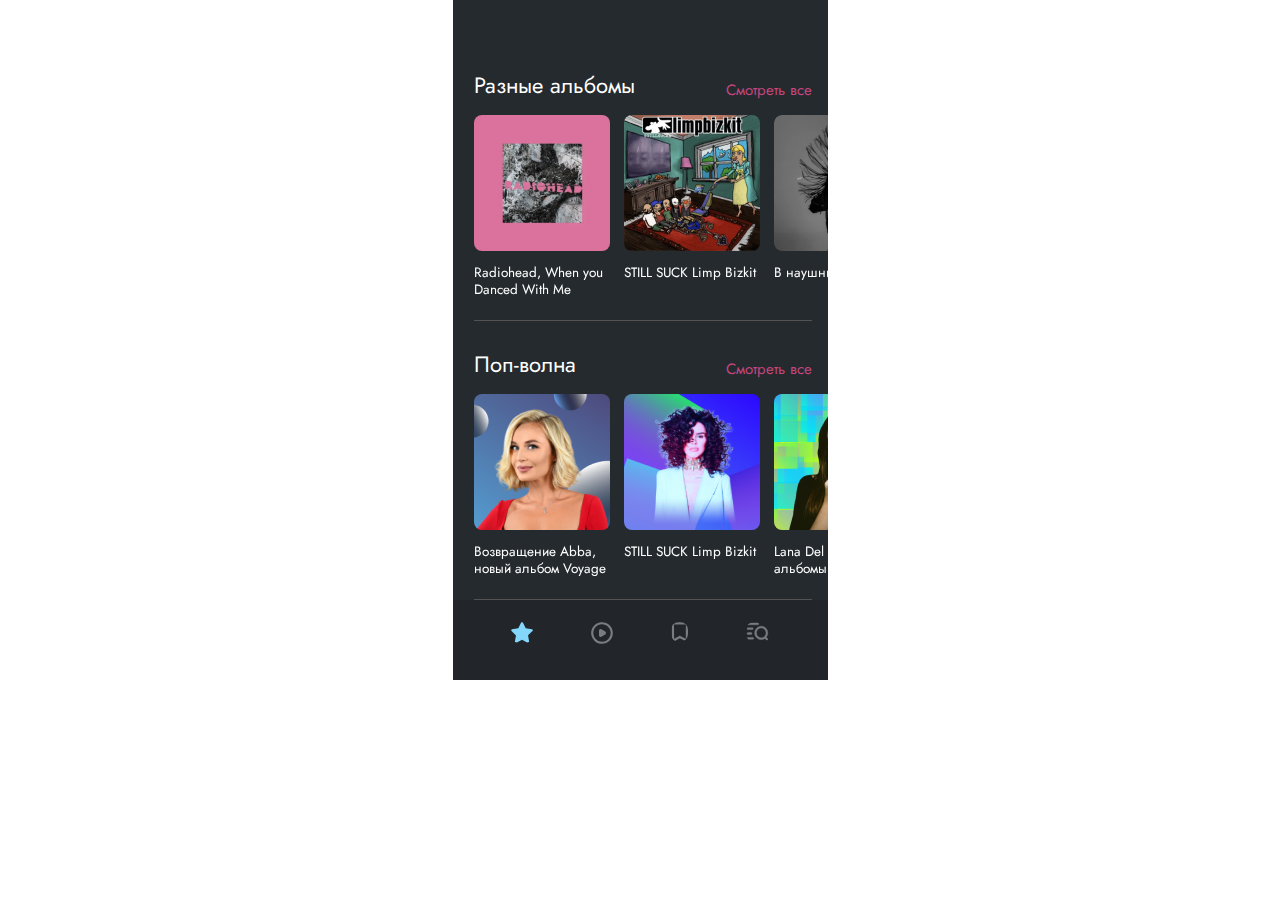
<file: index.html>
<!DOCTYPE html>
<html>
<head>
	<meta charset='utf-8'>
	<meta http-equiv='X-UA-Compatible' content='IE=edge'>
	<title>Player</title>
	<meta name='viewport' content='width=device-width, initial-scale=1'>
	<link rel='stylesheet' type='text/css' media='screen' href='css/main.css'>
	<link rel='stylesheet' type='text/css' media='screen' href='css/home.css'>
	<link rel='stylesheet' type='text/css' media='screen' href='css/nav.css'>
</head>
<body>
	<div class="main_main"> 
	<main>
		<div class="albums-list">
			<div class="albums-list_header">
				<h2>Разные альбомы</h2>
				<a href="album.html">Смотреть все</a>
			</div>
			<div class="slider">
				<a href="album.html" class="slider_items">
					<img src="playlist1/Image_ copy.png" alt="" class="img_cover">
					<p class="text_items">Radiohead, When you Danced With Me</p>
				</a>
				<a href="album.html" class="slider_items">
					<img src="playlist1/Image.png" alt="" class="img_cover">
            <p class="text_items">STILL SUCK Limp Bizkit</p>
				</a>
				<a href="album.html" class="slider_items">
					<img src="playlist1/Image 0.png" alt="" class="img_cover">
            <p class="text_items">В наушниках осень</p>
				</a>
				<a href="album.html" class="slider_items">
					<img src="playlist1/Image-1.png" alt="" class="img_cover">
            <p class="text_items">Плейлист любимые песни 2020 года</p>
				</a>
				<a href="album.html" class="slider_items">
					<img src="playlist1/Image-2.png" alt="" class="img_cover">
					<p class="text_items">Плейлист любимые песни 2021 года</p>
				</a>
			</div>
			
		</div>

		<div class="albums-list">
			<div class="albums-list_header">
				<h2>Поп-волна</h2>
				<a href="album.html">Смотреть все</a>
			</div>
			<div class="slider">
				<a href="album.html" class="slider_items">
					<img src="playlist2/first.png" alt="" class="img_cover">
            	<p class="text_items">Возвращение Abba, новый альбом Voyage</p>
        		</a>
				<a href="album.html" class="slider_items">
					<img src="playlist2/second.png" alt="" class="img_cover">
            <p class="text_items">STILL SUCK Limp Bizkit</p>
				</a>
				<a href="album.html" class="slider_items">
					<img src="playlist2/three.png" alt="" class="img_cover">
            <p class="text_items">Lana Del Rey, новые альбомы</p>
				</a>
				<a href="album.html" class="slider_items">
					<img src="playlist2/four.png" alt="" class="img_cover">
            <p class="text_items">Billie Eilish</p>
				</a>
				<a href="album.html" class="slider_items">
					<img src="playlist2/five.png" alt="" class="img_cover">
            <p class="text_items">В наушниках осень</p>
				</a>
			</div>
		</div>

		<div class="albums-list">
			<div class="albums-list_header">
				<h2>Рок хиты 90-х</h2>
				<a href="album.html">Смотреть все</a>
			</div>
			<div class="slider">
				<a href="album.html" class="slider_items">
					<img src="playlist3/first.png" alt="" class="img_cover">
            <p class="text_items">Linkin Park, лучшие альбомы</p>
				</a>
				<a href="album.html" class="slider_items">
					<img src="playlist3/second.png" alt="" class="img_cover">
            <p class="text_items">Alive, Black, Jeremy. Хиты от Pearl Jam</p>
				</a>
				<a href="album.html" class="slider_items">
					<img src="playlist3/three.png" alt="" class="img_cover">
            <p class="text_items">Mama, I’m comnig home</p>
				</a>
				<a href="album.html" class="slider_items">
					<img src="playlist3/four.png" alt="" class="img_cover">
            <p class="text_items">Старые альбомы Rammstein</p>
				</a>
				<a href="album.html" class="slider_items">
					<img src="playlist3/five.png" alt="" class="img_cover">
            <p class="text_items">Юра Хой жив! 
                Он просто вышел покурить</p>
				</a>
			</div>
		</div>

    
		<div class="banner">
			<h2>Самый популярный</h2>
			<p>Oxxxymiron, Монеточка, Alt-j, Даня Милохин и другие...</p>
		</div>

		<div class="albums-list">
			<div class="albums-list_header">
				<h2>Разные альбомы</h2>
				<a href="album.html">Смотреть все</a>
			</div>
			<div class="slider">
				<a href="album.html" class="slider_items">
					<img src="playlist1/Image_ copy.png" alt="" class="img_cover">
					<p class="text_items">Radiohead, When you Danced With Me</p>
				</a>
				<a href="album.html" class="slider_items">
					<img src="playlist1/Image.png" alt="" class="img_cover">
					<p class="text_items">STILL SUCK Limp Bizkit</p>
				</a>
				<a href="album.html" class="slider_items">
					<img src="playlist1/Image 0.png" alt="" class="img_cover">
					<p class="text_items">В наушниках осень</p>
				</a>
				<a href="album.html" class="slider_items">
					<img src="playlist1/Image-1.png" alt="" class="img_cover">
					<p class="text_items">Плейлист любимые песни 2020 года</p>
				</a>
				<a href="album.html" class="slider_items">
					<img src="playlist1/Image-2.png" alt="" class="img_cover">
					<p class="text_items">Плейлист любимые песни 2021 года</p>
				</a>
			</div>
		</div>

	</main>
</div>
	<nav>
		<a href=" index.html">
			<img src="icon/ActiveStar.svg" alt="" class="img_cover">
		</a>
		<a href="album.html">
			<img src="icon/player.svg" alt="" class="img_cover">
		</a>
		<a href="#">
			<img src="icon/bookmark.svg" alt="" class="img_cover">
		</a>
		<a href="#">
			<img src="icon/search.svg" alt="" class="img_cover">
		</a>
	</nav>

    <script src="https://code.jquery.com/jquery-3.6.0.min.js"></script>
    <script src="slick-1.8.1/slick/slick.js"></script>
    <script src="slick-1.8.1/slick/slick.min.js"></script>
	<script src='js/add_slider.js'></script>
</body>
</html>
</file>
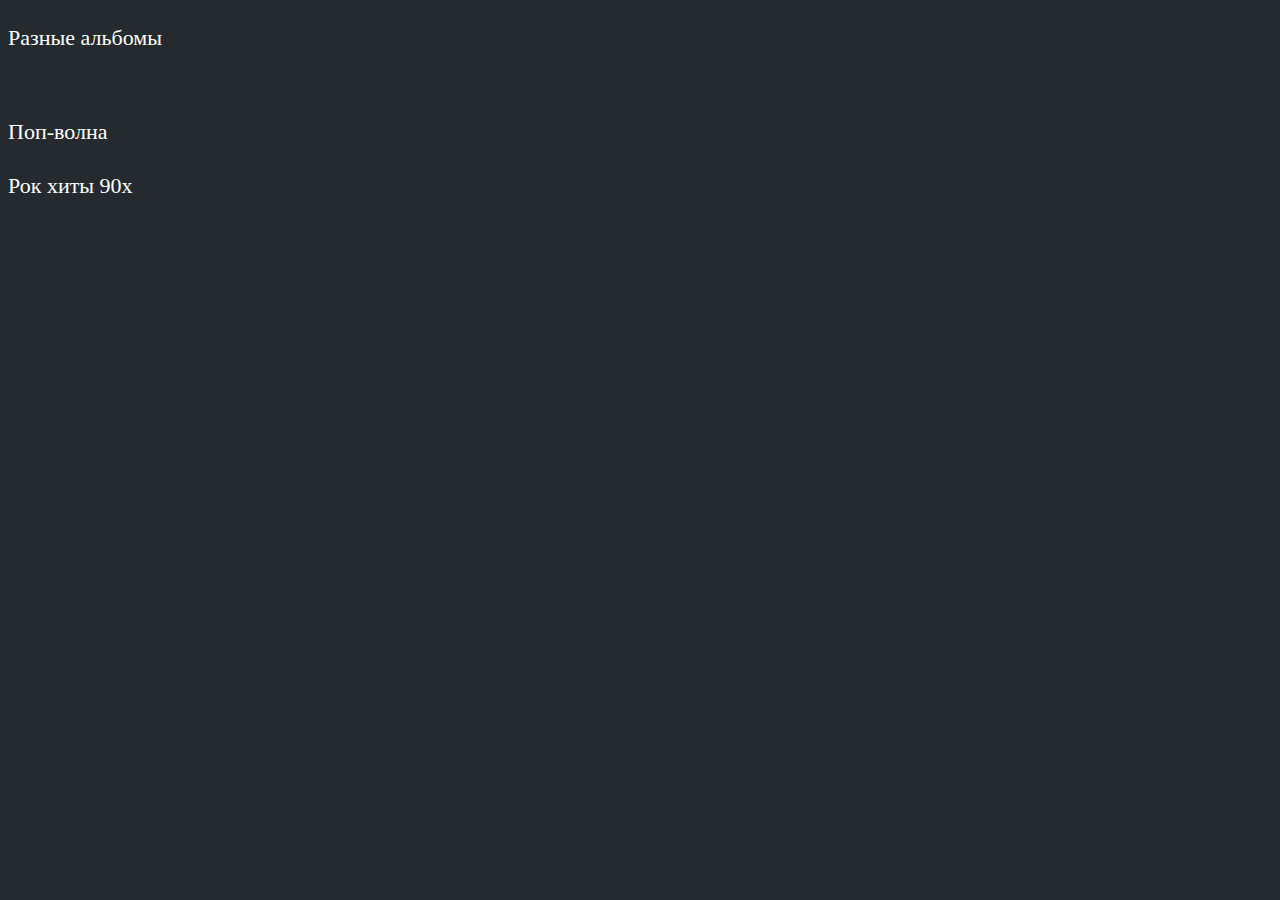
<file: зкфлешлгь/index.html>
<!DOCTYPE html>
<html lang="en">
<head>
    <meta charset="UTF-8">
    <meta http-equiv="X-UA-Compatible" content="IE=edge">
    <meta name="viewport" content="width=device-width, initial-scale=1.0">
    <title>Document</title>
</head>
<body style="position: relative;
width: 375px;
height: 816px;

background: #252A2E;">

    <h3 style="font-family: Jost;
    font-style: normal;
    font-weight: 500;
    font-size: 22px;
    line-height: 32px;
    color: #FFFFFF;">Разные альбомы</h3>
     <h3 style="font-family: Jost;
    font-style: normal;
    font-weight: 500;
    font-size: 22px;
    line-height: 32px;
    color: #FFFFFF;">Поп-волна</h3>
    <h3 style="font-family: Jost;
    font-style: normal;
    font-weight: 500;
    font-size: 22px;
    line-height: 32px;
    color: #FFFFFF;">Рок хиты 90х</h3>
    
</body>
</html>
</file>
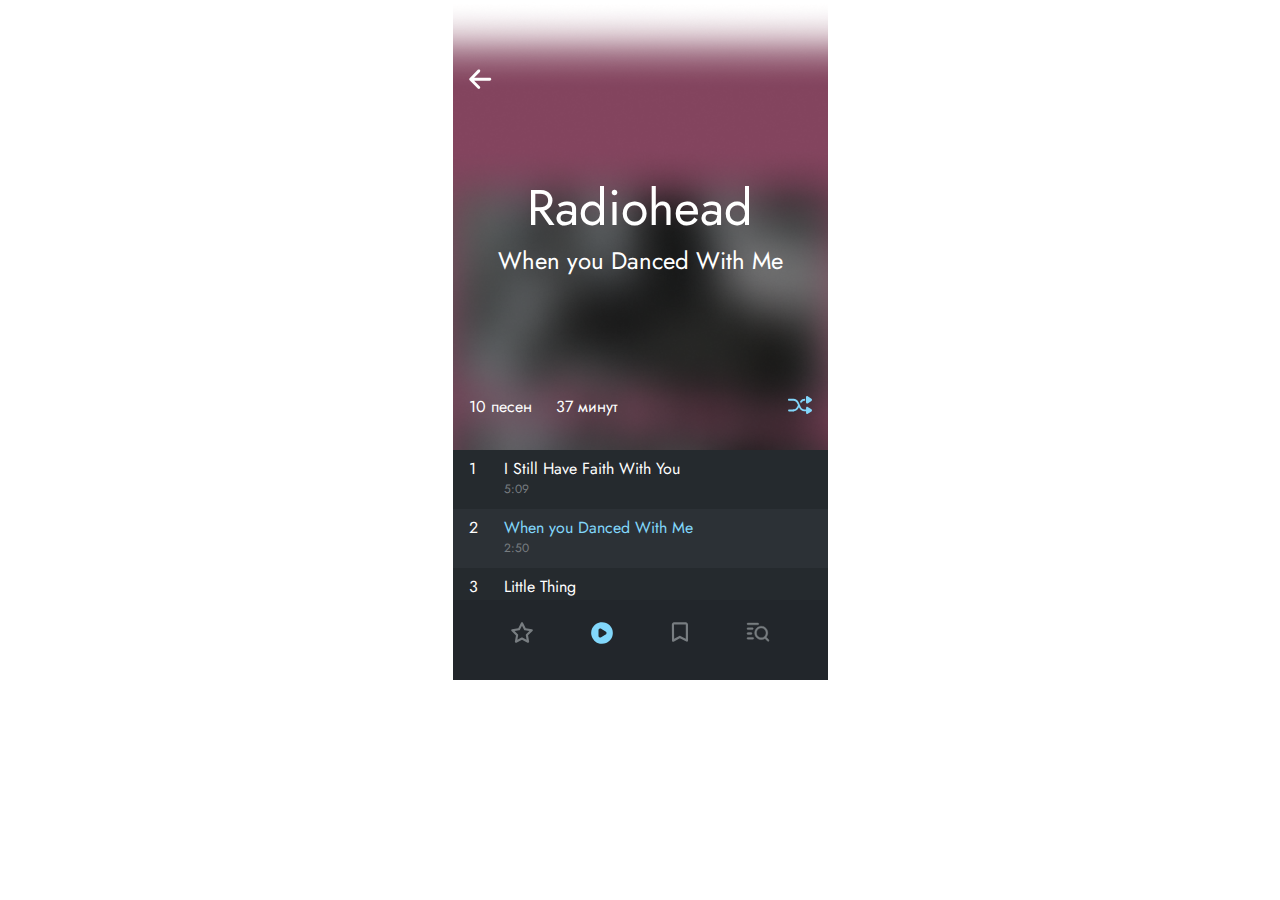
<file: album.html>
<!DOCTYPE html>
<html>
<head>
	<meta charset='utf-8'>
	<meta http-equiv='X-UA-Compatible' content='IE=edge'>
	<title>Player</title>
	<meta name='viewport' content='width=device-width, initial-scale=1'>
	<link rel='stylesheet' type='text/css' media='screen' href='css/main.css'>
	<link rel='stylesheet' type='text/css' media='screen' href='css/album.css'>
	<link rel='stylesheet' type='text/css' media='screen' href='css/player.css'>
	<link rel='stylesheet' type='text/css' media='screen' href='css/nav.css'>
</head>
<body>
	<div class="main_main">
	<main>
		<div class="album-header">
			<div class="album-header-back-wrapper">
				<a href=" index.html">
					<img src="icon/arrow.svg" alt="Back">
				</a>
			</div>
			<div class="album-header-title-wrapper">
				<h1>Radiohead</h1>
				<h2>When you Danced With Me</h2>
			</div>
			<div class="album-header-control-wrapper">
				<div class="album-header-control_info">
					<p>10 песен</p>
					<p>37 минут</p>
				</div>
				<button id="mixer">
					<img src="icon/mixer.svg" alt="Mix">
				</button>
			</div>
		</div>
		<div class="playlist">

			<div class="playlist-track odd">
				<button class="playlist-track_info-wrapper">
					<p class="playlist-track_num">1</p>
					<div class="playlist-track_info">
						<p>I Still Have Faith With You</p>
						<p class="playlist-track_timing">5:09</p>
					</div>
				</button>
				<button class="playlist-player_menu-btn-wrapper">
					<img class="playlist-player_menu-btn" src="icon/btn.svg" alt="">
				</button>
			</div>

			<div class="playlist-track even">
				<button class="playlist-track_info-wrapper" id="trackCurrent">
					<p class="playlist-track_num">2</p>
					<div class="playlist-track_info">
						<p class="playlist-track_current">When you Danced With Me</p>
						<p class="playlist-track_timing">2:50</p>
					</div>
				</button>
				<button class="playlist-player_menu-btn-wrapper">
					<img class="playlist-player_menu-btn" src="icon/btn.svg" alt="">
				</button>
			</div>

			<div class="playlist-track odd">
				<button class="playlist-track_info-wrapper">
					<p class="playlist-track_num">3</p>
					<div class="playlist-track_info">
						<p>Little Thing</p>
						<p class="playlist-track_timing">3:08</p>
					</div>
				</button>
				<button class="playlist-player_menu-btn-wrapper">
					<img class="playlist-player_menu-btn" src="icon/btn.svg" alt="">
				</button>
			</div>

			<div class="playlist-track even">
				<button class="playlist-track_info-wrapper">
					<p class="playlist-track_num">4</p>
					<div class="playlist-track_info">
						<p>Don’t Shut Me Down</p>
						<p class="playlist-track_timing">3:56</p>
					</div>
				</button>
				<button class="playlist-player_menu-btn-wrapper">
					<img class="playlist-player_menu-btn" src="icon/btn.svg" alt="">
				</button>
			</div>

			<div class="playlist-track odd">
				<button class="playlist-track_info-wrapper">
					<p class="playlist-track_num">5</p>
					<div class="playlist-track_info">
						<p>Just A Notion</p>
						<p class="playlist-track_timing">3:31</p>
					</div>
				</button>
				<button class="playlist-player_menu-btn-wrapper">
					<img class="playlist-player_menu-btn" src="icon/btn.svg" alt="">
				</button>
			</div>

			<div class="playlist-track even">
				<button class="playlist-track_info-wrapper">
					<p class="playlist-track_num">6</p>
					<div class="playlist-track_info">
						<p>I Can Be That a Woman</p>
						<p class="playlist-track_timing">2:50</p>
					</div>
				</button>
				<button class="playlist-player_menu-btn-wrapper">
					<img class="playlist-player_menu-btn" src="icon/btn.svg" alt="">
				</button>
			</div>

			<div class="playlist-track odd">
				<button class="playlist-track_info-wrapper">
					<p class="playlist-track_num">7</p>
					<div class="playlist-track_info">
						<p>I Still Have Faith With You</p>
						<p class="playlist-track_timing">5:09</p>
					</div>
				</button>
				<button class="playlist-player_menu-btn-wrapper">
					<img class="playlist-player_menu-btn" src="icon/btn.svg" alt="">
				</button>
			</div>

			<div class="playlist-track even">
				<button class="playlist-track_info-wrapper">
					<p class="playlist-track_num">8</p>
					<div class="playlist-track_info">
						<p>I Still Have Faith With You</p>
						<p class="playlist-track_timing">5:09</p>
					</div>
				</button>
				<button class="playlist-player_menu-btn-wrapper">
					<img class="playlist-player_menu-btn" src="icon/btn.svg" alt="">
				</button>
			</div>

			<div class="playlist-track odd">
				<button class="playlist-track_info-wrapper">
					<p class="playlist-track_num">9</p>
					<div class="playlist-track_info">
						<p>I Still Have Faith With You</p>
						<p class="playlist-track_timing">5:09</p>
					</div>
				</button>
				<button class="playlist-player_menu-btn-wrapper">
					<img class="playlist-player_menu-btn" src="icon/btn.svg" alt="">
				</button>
			</div>

			<div class="playlist-track even">
				<button class="playlist-track_info-wrapper">
					<p class="playlist-track_num">10</p>
					<div class="playlist-track_info">
						<p>I Still Have Faith With You</p>
						<p class="playlist-track_timing">5:09</p>
					</div>
				</button>
				<button class="playlist-player_menu-btn-wrapper">
					<img class="playlist-player_menu-btn" src="icon/btn.svg" alt="">
				</button>
			</div>

		</div>
	</main>
</div>
	<nav>
		<a href=" index.html">
			<img src="icon/NoActiveStar.svg" alt="">
		</a>
		<a href="album.html">
			<img src="icon/playerActive.svg" alt="">
		</a>
		<a href="#">
			<img src="icon/bookmark.svg" alt="">
		</a>
		<a href="#">
			<img src="icon/search.svg" alt="">
		</a>
	</nav>

	<div class="player player-hidden">

		<button class="player-visibility-btn" id="visBtn">
			<div class="player-visibility-btn_line"></div>
		</button>

		<div class="player-menu-btn_wrapper">
			<button class="player-menu-btn">
				<img src="icon/btn.svg" alt="">
			</button>
		</div>

		<img src="img/album-cover.png" alt="" class="player-cover">

		<div class="player-info">
			<div class="player-title">
				<h3>Radiohead</h3>
				<p>When you Danced With Me</p>
			</div>
			<button>
				<img src="icon/heart.svg" alt="">
			</button>
		</div>

		<div class="player-time_wrapper">
			<div class="player-timeline">
				<div class="player-timeline_point"></div>
			</div>
			<div class="player-timer">
				<p>00:04</p>
				<p>-02:31</p>
			</div>
		</div>

		<div class="player-controls">
			<button>
				<img src="icon/repeat.svg" alt="">
			</button>
			<button>
				<img src="icon/Forward.svg" alt="">
			</button>
			<button>
				<img src="icon/play.svg" alt="">
			</button>
			<button>
				<img src="icon/Backward.svg" alt="">
			</button>
			<button>
				<img src="icon/mixer.svg" alt="">
			</button>
		</div>

	</div>

	<script src="js/player.js"></script>

</body>
</html>
</file>
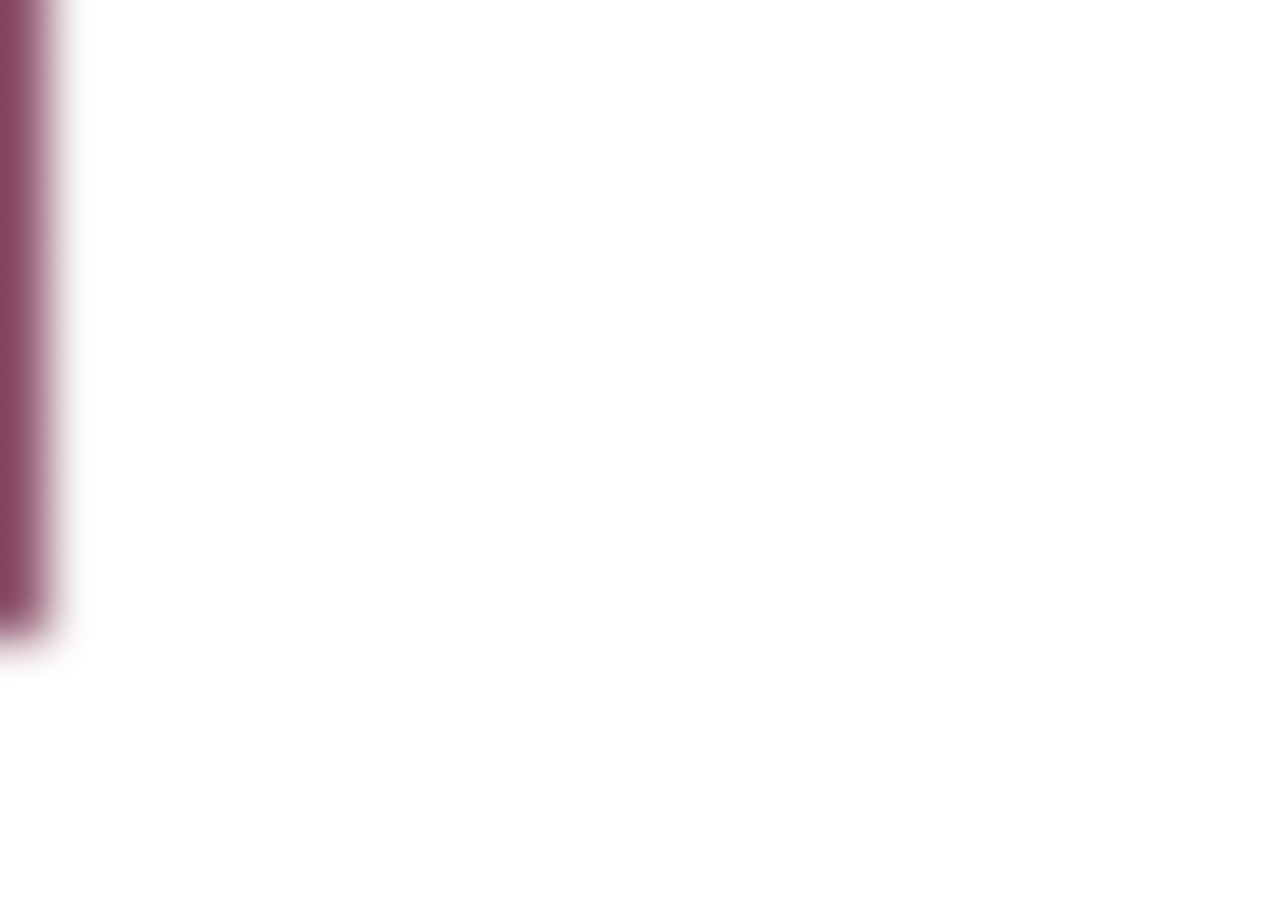
<file: second.html>
<!DOCTYPE html>
<html lang="en">
<head>
    <meta charset="UTF-8">
    <meta name="viewport" content="width=device-width, initial-scale=1.0">
    <title>Document</title>
    <link rel="stylesheet" href="style.css"/>
</head>
<body>
    <img src="img/bg.png" alt="" class="bg">

    <script src="https://code.jquery.com/jquery-3.6.0.min.js"></script>
    <script src="slick-1.8.1/slick/slick.js"></script>
    <script src="slick-1.8.1/slick/slick.min.js"></script>
    <script src="script.js"></script>
</body>
</html>
</file>
<file: css/main.css>
@import url('https://fonts.googleapis.com/css2?family=Jost&display=swap');

body {
	width: 375px;
	margin: 0;
/* 	background-color: #252A2E; */
	background-color: white;
	font-family: 'Jost', sans-serif;
    	font-weight: 400;
	margin-left: calc((100% - 375px)/2);
}

p, h1, h2, h3 {
	margin: 0;
	color: white;
	font-weight: 400;
}

a {
	text-decoration: none;
}

button {
	border: none;
	background: none;
	cursor: pointer;
	padding: 0;
}

* {
	box-sizing: border-box;
}

.main_main{
	height: 600px;
    overflow: auto;
}
</file>
<file: css/home.css>
main {
	width: 375px;
	padding: 0 16px;
	background-color: #252A2E;
	/* padding-top: 69px / 41px */
	padding-top: 69px;
	/* padding-bottom: 80px; */
	overflow: hidden;
}

.albums-list {
	padding-bottom: 22px;
	margin-bottom: 27px;
	border-bottom: 1px solid #535353;
	margin-left: 5px;
}

.albums-list_header {
	width: 100%;
	height: 32px;
	display: flex;
	justify-content: space-between;
	align-items: flex-end;
}

.albums-list_header h2 {
	font-size: 22px;
}

.albums-list_header a {
	font-size: 15px;
	color: #C5467E;

}

.banner {
	height: 160px;
	background-color: #01B3F3;
	border-radius: 8px;
	padding: 16px;
	margin-bottom: 27px;
	color: white;
	/* Тут адрес к фону баннера */
	background-image: url(../Popular.png);
	background-size: cover;
	background-position: center
}

.banner h2 {
	font-size: 26px;
	font-weight: 500;
	line-height: 37px;
	margin-bottom: 16px;
}

.banner p {
	width: 175px;
	font-size: 16px;
	line-height: 20px;
}

/* Slider */

.slider_items {
    top: 17px;
    margin-right: 14px;
	cursor: pointer;
}
.slick-track {
    display: flex;
    align-items: flex-start;
}
.slider{
    margin-top: 14px;
}

.text_items {
    /* Playlist-name */
	font-family: Jost;
	font-style: normal;
	font-weight: normal;
	font-size: 13.5px;
	line-height: 17px;
	margin-top: 7px;
	/* or 126% */
	color: #FFFFFF;
	width: 136px;
	height: 34px;
}

.img_cover{
	border-radius: 8px;
}

/* /slider */
</file>
<file: css/nav.css>
nav {
	width: 375px;
	height: 80px;
	display: flex;
	justify-content: space-evenly;
	padding-top: 22px;
	/* position: fixed; */
	bottom: 0;
	background-color: #22262B;
}
</file>
<file: css/album.css>
/* body {
	
} */

main {
/* 	width: 100vw; */
	width 375px;
	/* padding-top: 69px / 41px */
	padding-top: 69px;
	/* padding-bottom: 80px; */
	overflow: hidden;
	background-image: url(../img/bg.png);
	background-size: 200%;
	background-position: top center;
	background-repeat: no-repeat;
}

.album-header {
	height: 381px;
	display: flex;
	padding: 0 16px;
	padding-bottom: 32px;
	flex-direction: column;
	justify-content: space-between;
	align-items: center;
}

.album-header-back-wrapper {
	width: 100%;
	display: flex;
	justify-content: flex-start;
}

.album-header-title-wrapper {
	text-align: center;
	padding-bottom: 40px;
}

.album-header-title-wrapper h1 {
	font-size: 50px;
	line-height: 72px;
}

.album-header-title-wrapper h2 {
	font-size: 24px;
	line-height: 34px;
}

.album-header-control-wrapper {
	width: 100%;
	height: 23px;
	display: flex;
	justify-content: space-between;
	align-items: center;
}

.album-header-control_info {
	display: flex;
	font-size: 16px;
}

.album-header-control_info p:first-child {
	margin-right: 24px;
}

.odd {
	background-color: #252A2E;
}

.even {
	background-color: #2C3136;
}

.playlist-track {
	width: 100vw;
	height: 59px;
	display: flex;
	justify-content: space-between;
	font-family: 'Jost', sans-serif;
	font-size: 16px;
}

.playlist-track_info-wrapper {
	width: calc(100vw - 52px);
	display: flex;
	font-family: 'Jost', sans-serif;
	font-size: 16px;
	padding: 7px 16px;
}

.playlist-track_num {
	width: 23px;
	display: inline-block;
	font-size: 16px;
	text-align: left;
	margin-right: 12px;
}

.playlist-track_info {
	text-align: left;
}

.playlist-track_info p:first-child {
	white-space: nowrap;
}

.playlist-track_current {
	color: #82D7FB;
}

.playlist-track_timing {
	font-size: 12px;
	color: #787D81;
}

.playlist-player_menu-btn-wrapper {
	width: 52px;
	height: 100%;
}
</file>
<file: css/player.css>
body {
	height: 100vh;
}

.player {
/* 	width: 100vw; */
	width: 375px;
	height: 650px;
	display: flex;
	flex-direction: column;
	align-items: center;
	background-color: rgba(0, 0, 0, 0.2);
	background-image: url(../img/bg.png);
	background-size: 110vh;
	background-position: center;
	position: fixed;
	border-radius: 50px 50px 0 0;
	padding: 0 16px;
	transition: .3s ease-in-out;
	box-shadow: 0 0 10px rgb(0 0 0 / 50%);
	margin-bottom: calc(100vh - 680px);
}

.player-hidden {
	bottom: -100vh;
}

.player-showen {
	bottom: 0vh;
}

.player-visibility-btn {
	padding: 24px;
	display: block;
}

.player-visibility-btn_line {
	width: 80px;
	height: 4px;
	background-color: white;
	border-radius: 10px;
}

.player-menu-btn_wrapper {
	width: 100%;
	display: flex;
	justify-content: flex-end;
	/* margin-bottom: 45px; */
	margin-bottom: 5%;
}

.player-menu-btn {
	padding: 0 16px;
}

.player-cover {
	width: 100%;
	max-width: calc((100vh - 42px) / 2);
	/* Раскомментировать, как поменяю обложку на исходник (в HTML)*/
	/* filter: drop-shadow(0px 14px 24px rgba(0, 0, 0, 0.5)); */
	/* margin-bottom: 24px; -- очень странный отступ без адаптива */
	margin-bottom: 5%;
}

.player-info {
	width: 100%;
	display: flex;
	justify-content: space-between;
	align-items: center;
	margin-bottom: 24px;
}

.player-title h3 {
	font-size: 20px;
	line-height: 29px;
}

.player-title p {
	font-size: 16px;
	line-height: 23px;
	color: #AFA0A0;
}

.player-time_wrapper {
	width: 100%;
}

.player-timeline {
	width: 100%;
	height: 2px;
	background-color: #FF4060;
	display: flex;
	align-items: center;
	margin-bottom: 12px;
}

.player-timeline_point {
	width: 16px;
	height: 16px;
	background-color: #FF4060;
	border-radius: 16px;
	margin-left: 6px;
}

.player-timer {
	width: 100%;
	display: flex;
	justify-content: space-between;
	padding: 0 6px;
}

.player-timer p {
	font-size: 12px;
	font-weight: 500;
}

.player-controls {
	width: 280px;
	height: 54px;
	display: flex;
	justify-content: space-between;
	align-items: center;
}
</file>
<file: style.css>
@import url('https://fonts.googleapis.com/css2?family=Jost&display=swap');

/* Белая надпись у хедера */
.text {
    font-family: 'Jost', sans-serif;
    font-style: normal;
    font-weight: 500;
    font-size: 22px;
    line-height: 32px;
    color: #FFFFFF;

    flex: 1;
    flex-grow: 1;
    flex-shrink: 1;
    flex-basis: 0%;
}
/* Смотреть все */
.little_text {
    font-family: Jost;
    font-style: normal;
    font-weight: 500;
    font-size: 15px;
    line-height: 32px;
    /* display: flex; */
    align-items: flex-end;
    vertical-align: bottom;
    text-decoration: none;
    margin-right: 14px;
}
.header{
    display: flex;
}

.slider_items {
    top: 17px;
    margin-right: 14px;
}
.slick-track {
    display: flex;
    align-items: flex-start;
}
.slider{
    margin-top: 14px;
}

/* Текст под плейлистами */
.text_items {
    /* Playlist-name */

font-family: Jost;
font-style: normal;
font-weight: normal;
font-size: 13.5px;
line-height: 17px;
margin-top: 7px;
/* or 126% */
color: #FFFFFF;
width: 136px;
height: 34px;
}

.footer {
    position: fixed;
    left: 0;
    bottom: 0;
    width: 100%;
    background-color:#22262B;
    text-align: center;
    width: 375px;
    height: 80px;
}

/* фон у второй старницы */
.bg{
    position: absolute;
    height: 819.63px;
    left: -53.87%;
    right: -55.2%;
    top: -133.63px;
}
</file>
